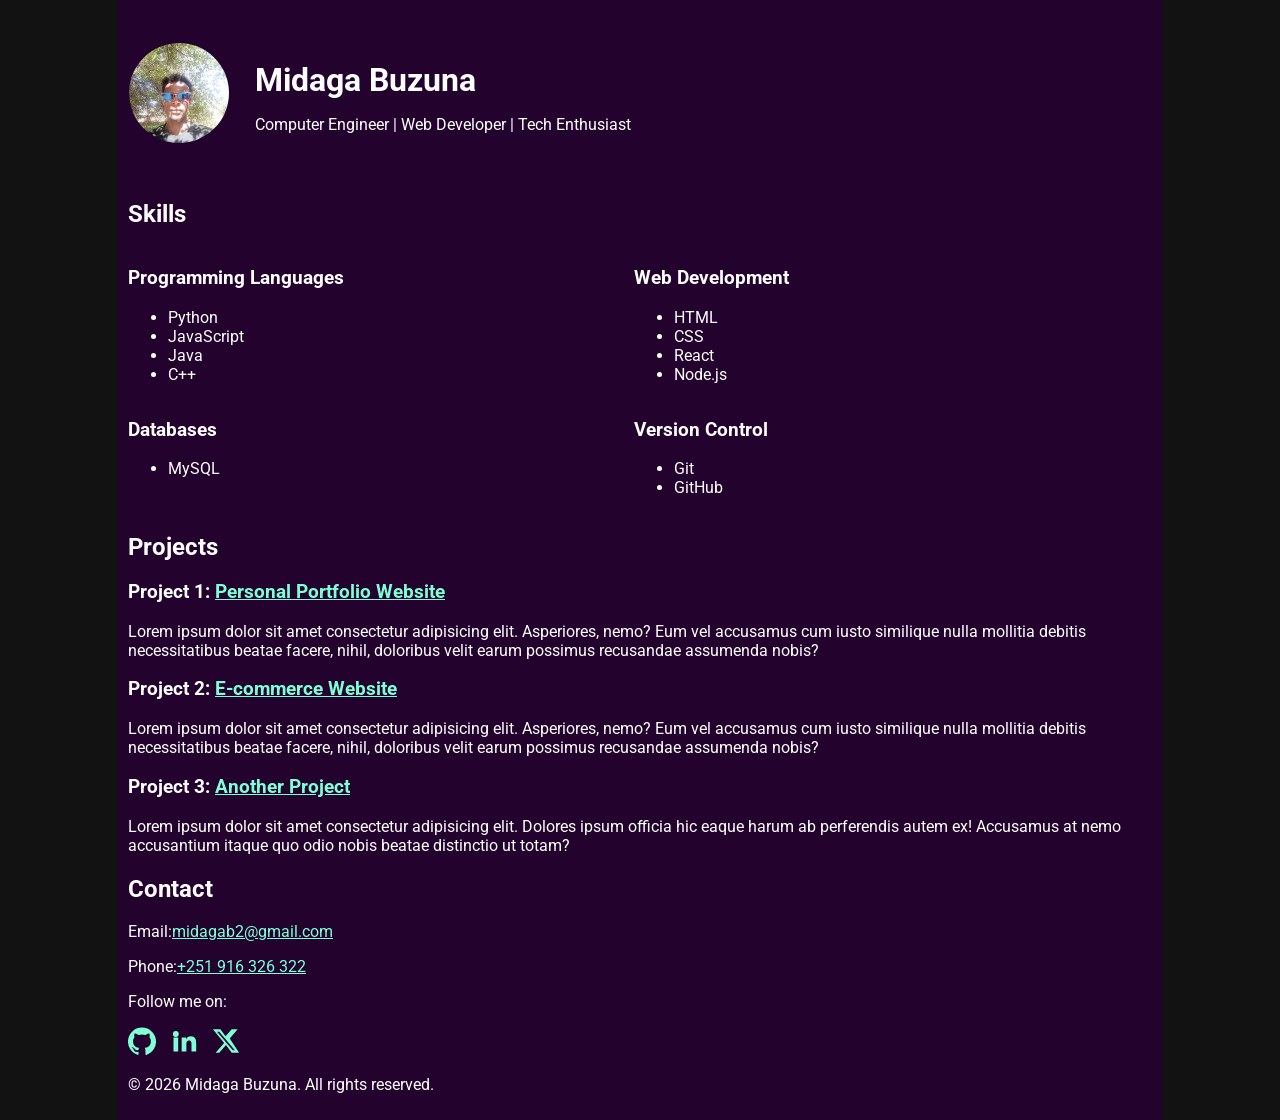
<file: portfolio/index.html>
<!DOCTYPE html>
<html lang="en">
<head>
    <meta charset="UTF-8">
    <meta name="viewport" content="width=device-width, initial-scale=1.0">
    <title>Midaga Buzuna | Portfolio</title>
    <link rel="preconnect" href="https://fonts.googleapis.com">
    <link rel="preconnect" href="https://fonts.gstatic.com" crossorigin>
    <link href="https://fonts.googleapis.com/css2?family=Roboto:ital,wght@0,100..900;1,100..900&display=swap" rel="stylesheet">
    <link rel="stylesheet" href="style.css">
</head>
<body>
    <div class="container">
        <div class="hero">
            <div class="profile-pic">
                <img src="profilepic/midaga.jpg" alt="Midaga Buzuna" class="my_pp">
            </div>
            <div class="intro" id="top">
                <h1>Midaga Buzuna</h1>
                <p>Computer Engineer | Web Developer | Tech Enthusiast</p>
            </div>
        </div>
    
        <div class="skills">
            <h2 style="width:100%">Skills</h2>
            <div class="skill">
                <h3>Programming Languages</h3>
                <ul>
                    <li>Python</li>
                    <li>JavaScript</li>
                    <li>Java</li>
                    <li>C++</li>
                </ul>
            </div>
           <div class="skill">
                <h3>Web Development</h3>
                <ul>
                    <li>HTML</li>
                    <li>CSS</li>
                    <li>React</li>
                    <li>Node.js</li>
                </ul>
           </div>
           <div class="skill">
                <h3>Databases</h3>
                <ul>
                    <li>MySQL</li>
                </ul>
            </div>
            <div class="skill">
                <h3>Version Control</h3>
                <ul>
                    <li>Git</li>
                    <li>GitHub</li>
                </ul>
            </div>
        </div>
        <div class="projects">
            <h2>Projects</h2>
            <div class="work">
                <h3>Project 1: <a href="#top" target="_blank">Personal Portfolio Website</a></h3>
                <p>Lorem ipsum dolor sit amet consectetur adipisicing elit. Asperiores, nemo? Eum vel accusamus cum iusto similique nulla mollitia debitis necessitatibus beatae facere, nihil, doloribus velit earum possimus recusandae assumenda nobis?</p>
            </div>
            <div class="work">
                <h3>Project 2: <a href="#" target="_blank">E-commerce Website</a></h3>
                <p>Lorem ipsum dolor sit amet consectetur adipisicing elit. Asperiores, nemo? Eum vel accusamus cum iusto similique nulla mollitia debitis necessitatibus beatae facere, nihil, doloribus velit earum possimus recusandae assumenda nobis?</p>
            </div>
            <div class="work">
                <h3>Project 3: <a href="#" target="_blank">Another Project</a></h3>
                <p>Lorem ipsum dolor sit amet consectetur adipisicing elit. Dolores ipsum officia hic eaque harum ab perferendis autem ex! Accusamus at nemo accusantium itaque quo odio nobis beatae distinctio ut totam?</p>
            </div>
        </div>
        <div>
                <h2>Contact</h2>
                <p>Email:<a href="mailto:midagab2@gmail.com">midagab2@gmail.com</a></p>
                <p>Phone:<a href="tel:+251916326322">+251 916 326 322</a></p>
        </div>
        <div class="socials">
            <p>Follow me on:</p>
            <ul>
                <li>
                    <a href="https://github.com/midagab" target="_blank" aria-label="GitHub">
                        <svg viewBox="0 0 24 24" aria-hidden="true">
                            <path d="M12 .5a12 12 0 0 0-3.79 23.39c.6.11.82-.25.82-.57v-2.01c-3.34.73-4.04-1.58-4.04-1.58a3.17 3.17 0 0 0-1.33-1.74c-1.08-.73.08-.72.08-.72a2.5 2.5 0 0 1 1.82 1.22 2.54 2.54 0 0 0 3.47.99 2.53 2.53 0 0 1 .75-1.59c-2.66-.3-5.47-1.32-5.47-5.89a4.6 4.6 0 0 1 1.24-3.21 4.28 4.28 0 0 1 .12-3.17s1.01-.32 3.3 1.22a11.57 11.57 0 0 1 6 0c2.29-1.54 3.3-1.22 3.3-1.22.44 1.02.48 2.17.12 3.17a4.6 4.6 0 0 1 1.24 3.21c0 4.58-2.82 5.58-5.5 5.88a2.83 2.83 0 0 1 .81 2.2v3.26c0 .31.22.68.83.56A12 12 0 0 0 12 .5Z"/>
                        </svg>
                    </a>
                </li>
                <li>
                    <a href="https://linkedin.com/in/midaga-buzuna" target="_blank" aria-label="LinkedIn">
                        <svg viewBox="0 0 24 24" aria-hidden="true">
                            <path d="M4.98 3.5A2.5 2.5 0 1 0 5 8.5a2.5 2.5 0 0 0-.02-5ZM3 9h4v12H3zm7 0h3.83v1.64h.05A4.2 4.2 0 0 1 17.66 8c4.03 0 4.77 2.65 4.77 6.1V21h-4v-6.15c0-1.47-.03-3.36-2.05-3.36-2.05 0-2.36 1.6-2.36 3.25V21h-4z"/>
                        </svg>
                    </a>
                </li>
                <li>
                    <a href="https://twitter.com/midagab" target="_blank" aria-label="Twitter">
                        <svg viewBox="0 0 24 24" aria-hidden="true">
                            <path d="M18.9 2H22l-6.8 7.8L23.2 22h-6.3l-4.9-6.6L6.2 22H3.1l7.3-8.3L.8 2h6.4l4.4 6 5.3-6Zm-1.1 18h1.8L6.2 4H4.3Z"/>
                        </svg>
                    </a>
                </li>
            </ul>
        </div>
        <footer>
            <p>&copy; 2026 Midaga Buzuna. All rights reserved.</p>
        </footer>
    </div>
</body>
</html>
</file>
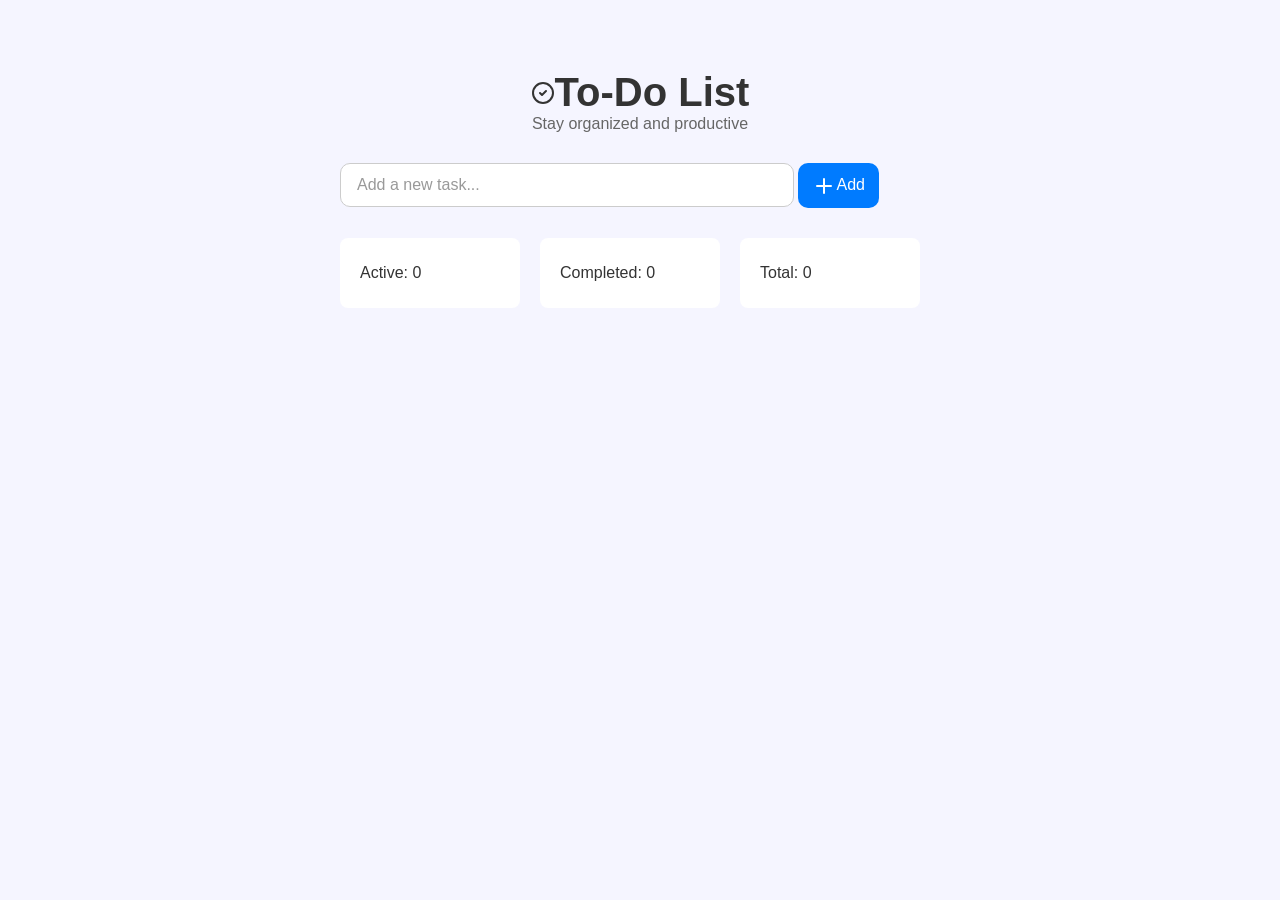
<file: to-do-list/index.html>
<!DOCTYPE html>
<html lang="en">
<head>
    <meta charset="UTF-8">
    <meta name="viewport" content="width=device-width, initial-scale=1.0">
    <title>My to do list</title>
    <link href="style.css" rel="stylesheet">

</head>
<body>
    <div class="container">
        <div class="top">
            <svg xmlns="http://www.w3.org/2000/svg" width="24" height="24" viewBox="0 0 24 24" fill="none" stroke="currentColor" stroke-width="2" stroke-linecap="round" stroke-linejoin="round" class="lucide lucide-circle-check w-10 h-10 text-blue-600"><circle cx="12" cy="12" r="10"></circle><path d="m9 12 2 2 4-4"></path></svg>
            <h1>To-Do List</h1>
        </div>
        <p class="motto">Stay organized and productive</p>
        <div class="form-container">
            <form id="form" class="form">
                <input type="text" placeholder="Add a new task..." id="input-box" class="input">
                <button type="submit" class="btn">
                    <svg xmlns="http://www.w3.org/2000/svg" width="24" height="24" viewBox="0 0 24 24" fill="none" stroke="currentColor" stroke-width="2" stroke-linecap="round" stroke-linejoin="round" class="lucide lucide-plus w-5 h-5"><path d="M5 12h14"></path><path d="M12 5v14"></path></svg>Add
                </button>
            </form>
        </div>
        <div class="list-status">
            <div class="active">
                <p>Active</p>
            </div>
            <div class="completed">
                <p>Completed</p>
            </div>
            <div class="total">
                <p>Total</p>
            </div>
        </div>
        <ul class="list-container" id="task-container">
            
              
        </ul>
    </div>
    <script src="script.js"></script>
</body>
</html>
</file>
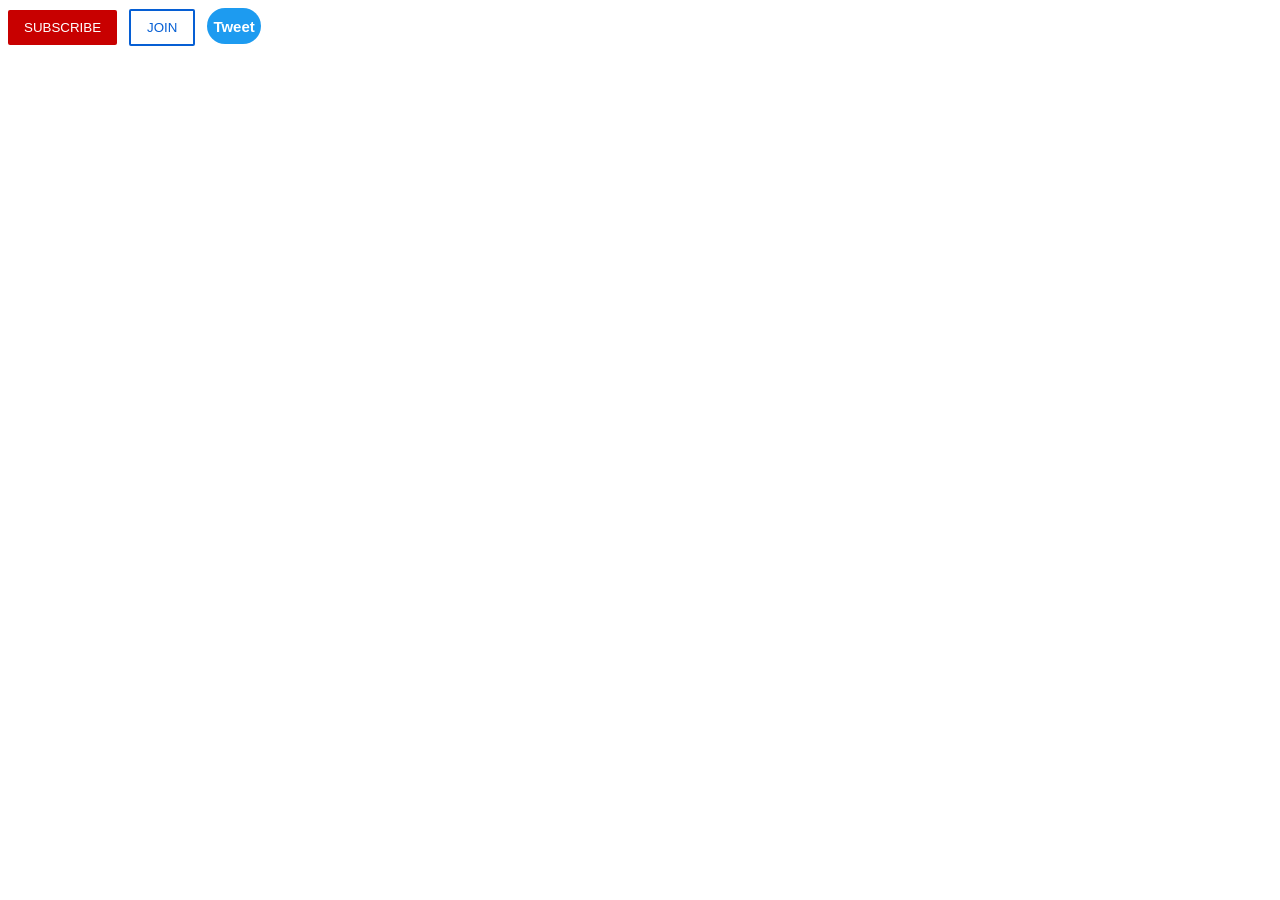
<file: buttons.html>
<!DOCTYPE html>
<html lang="en">
<head>
    <meta charset="UTF-8">
    <meta name="viewport" content="width=device-width, initial-scale=1.0">
    <title>Document</title>
    <style>
    .subscribe-button{
        background-color: rgba(200,0,0,1);
        color: white;
        border: none;
        padding-bottom: 10px;
        padding-top: 10px;
        padding-left: 16px;
        padding-right: 16px;
        border-radius: 2px;
        cursor:pointer;
        margin-right: 8px;
        transition: opacity 0.15s;

    }
    .subscribe-button:hover{
       opacity: 0.8;
    }
    .subscribe-button:active{
        opacity: 0.5;
    }
    .join-button{
        background-color: rgba(255,255,255,1);
        color: rgb(6, 95, 212);
        border-color: rgb(6, 95, 212);
        border-style: solid;
        padding-bottom: 9px;
        padding-top: 9px;
        padding-left: 16px;
        padding-right: 16px;
        border-radius: 2px;
        cursor:pointer;
        transition: background-color 0.15s, color 0.15s;
    }
    .join-button:hover{
        background-color: rgb(6, 95, 212);
        color: white;
    }
    .join-button:active{
        opacity: 0.7;
    }
    .tweet-button{
        background-color: rgb(29, 155, 240);
        color: white;
        border: none;
        height: 36px;
        width: 74 px;
        border-radius: 18px;
        font-weight: bold;
        font-size: 15px;
        margin-left: 8px;
        cursor:pointer;
        transition: opacity 0.15s, box-shadow 0.15s;
       
    }
    .tweet-button:hover{
         box-shadow:5px 5px 10px rgba(0,0,0,0.2);
    }
    .tweet-button:active{
        opacity: 0.7;
    }
</style>
</head>
<body>
    <button class="subscribe-button">
    SUBSCRIBE
</button>
<button class="join-button">
    JOIN
</button>
<button class="tweet-button">
    Tweet
</button>
    
</body>
</html>
</file>
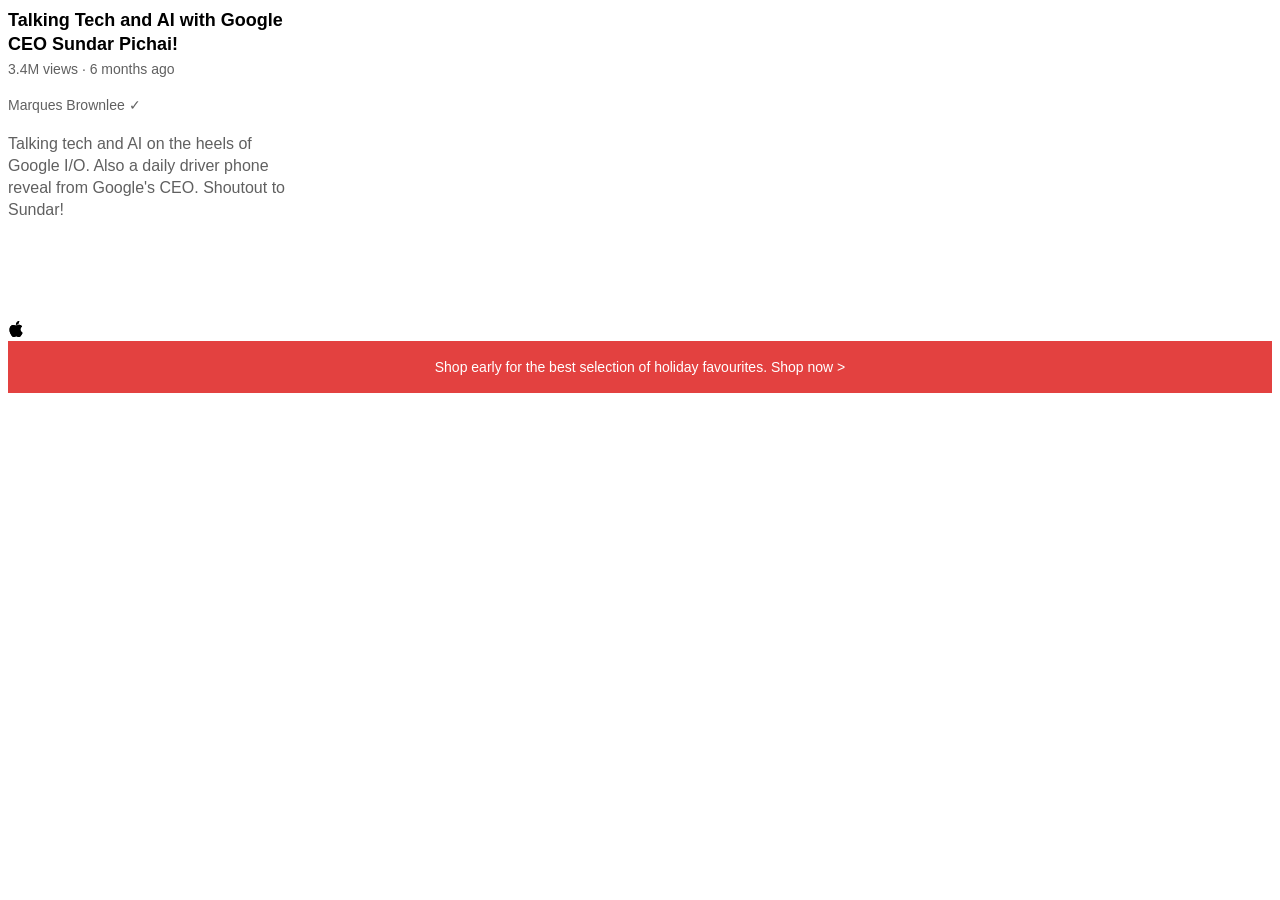
<file: text.html>
<!DOCTYPE html>
<html lang="en">
<head>
    <meta charset="UTF-8">
    <meta name="viewport" content="width=device-width, initial-scale=1.0">
    <title>Document</title>
    <style>
    p{
        margin: 0;
        font-family: Arial, Helvetica, sans-serif;
    }
    .video-title{
        width: 280px;
        font-weight: bold;
        font-size: 18px;
        line-height: 24px;
        margin-bottom: 5px;   
    }
    .video-stats{
        color: rgb(96, 96, 96);
        font-size: 14px;
        margin-bottom: 20px;
    }
    .video-author{
       font-size: 14px;
       margin-bottom: 20px;
       color: rgb(96, 96, 96);
    }
   .video-description{
        color: rgb(96, 96, 96);
        width:280px;
        line-height: 22px;
        margin-bottom: 100px;
    }
    .apple-banner{
        background-color:rgb(227, 65, 64);
        color:white;
        text-align:center;
        padding:18px;
        font-size:14px;
        margin-bottom: 50px;
    }
    .shop-link:hover{
        text-decoration:underline;
        cursor: pointer;
    }
</style>
</head>
<body>
    <p class="video-title animated-text">Talking Tech and AI with Google CEO Sundar Pichai!</p>
<p class="video-stats">
    3.4M views &#183; 6 months ago
</p>
<p class="video-author">
    Marques Brownlee &#10003;
</p>
<p class="video-description" >
    Talking tech and AI on the heels of Google I/O. Also a daily driver phone reveal from Google's CEO. Shoutout to Sundar!
</p>
<svg xmlns="http://www.w3.org/2000/svg" width="16" height="16" fill="currentColor" class="bi apple-icon" viewBox="0 0 16 16">
    <path d="M11.182.008C11.148-.03 9.923.023 8.857 1.18c-1.066 1.156-.902 2.482-.878 2.516.024.034 1.52.087 2.475-1.258.955-1.345.762-2.391.728-2.43zm3.314 11.733c-.048-.096-2.325-1.234-2.113-3.422.212-2.189 1.675-2.789 1.698-2.854.023-.065-.597-.79-1.254-1.157a3.692 3.692 0 0 0-1.563-.434c-.108-.003-.483-.095-1.254.116-.508.139-1.653.589-1.968.607-.316.018-1.256-.522-2.267-.665-.647-.125-1.333.131-1.824.328-.49.196-1.422.754-2.074 2.237-.652 1.482-.311 3.83-.067 4.56.244.729.625 1.924 1.273 2.796.576.984 1.34 1.667 1.659 1.899.319.232 1.219.386 1.843.067.502-.308 1.408-.485 1.766-.472.357.013 1.061.154 1.782.539.571.197 1.111.115 1.652-.105.541-.221 1.324-1.059 2.238-2.758.347-.79.505-1.217.473-1.282z"></path>
    <path d="M11.182.008C11.148-.03 9.923.023 8.857 1.18c-1.066 1.156-.902 2.482-.878 2.516.024.034 1.52.087 2.475-1.258.955-1.345.762-2.391.728-2.43zm3.314 11.733c-.048-.096-2.325-1.234-2.113-3.422.212-2.189 1.675-2.789 1.698-2.854.023-.065-.597-.79-1.254-1.157a3.692 3.692 0 0 0-1.563-.434c-.108-.003-.483-.095-1.254.116-.508.139-1.653.589-1.968.607-.316.018-1.256-.522-2.267-.665-.647-.125-1.333.131-1.824.328-.49.196-1.422.754-2.074 2.237-.652 1.482-.311 3.83-.067 4.56.244.729.625 1.924 1.273 2.796.576.984 1.34 1.667 1.659 1.899.319.232 1.219.386 1.843.067.502-.308 1.408-.485 1.766-.472.357.013 1.061.154 1.782.539.571.197 1.111.115 1.652-.105.541-.221 1.324-1.059 2.238-2.758.347-.79.505-1.217.473-1.282z"></path>
</svg>
<p class="apple-banner">
    Shop early for the best selection of holiday favourites. <span class="shop-link">Shop now &#x3e;</span>
</p>
    
</body>
</html>
</file>
<file: portfolio/style.css>
body {
    font-family: Roboto,Arial, sans-serif;
    margin: 0;
    padding: 0;
    background-color: rgb(19, 18, 18);
    color:#fff;
}
.container {
    width: 80%;
    margin: auto;
    overflow: hidden;
    background-color: rgb(35, 3, 46);
    padding:10px;
}

.hero {
    display: flex;
    align-items: center;
    padding: 30px 0;
}
.profile-pic {
    flex: 1;
    text-align: center;
    margin:0;
    display: inline-block;
    max-width:102px;
}
.my_pp {
    width: 100px;
    height: 100px;
    border-radius: 50%;
    object-fit: cover;
    margin-right: 0;
}
.intro {
    display: inline-block;
    flex: 2;
    padding-left: 25px;
}
.intro h1 {
    margin-bottom: 10px;
}
.skills {
    margin-top: 20px;
    
}
.skill{
    display:inline-block;
    width:49%;
    vertical-align: top;

}
a{
    color:aquamarine
}

.socials ul {
    list-style: none;
    padding: 0;
    display: flex;
    gap: 14px;
    align-items: center;
}
.socials a {
    display: inline-block;
    width: 28px;
    height: 28px;
    align-items: center;
    justify-content: space-between;
}
.socials svg{
    
    fill:currentColor;
}
</file>
<file: to-do-list/style.css>
body{
    background-color:#f5f5ff;
    font-family: Roboto,Arial, Helvetica, sans-serif;
    font-size:16px;
    color:#333;
}
.top{
    display: flex;
    flex-direction: row;
    justify-content: center;
    margin-bottom: 0px;
    align-items: center;
}
.top h1{
    font-size: 2.5rem;
    margin: 0;
    display: inline-block;
}
.container{
    align-items: center;
    max-width: 600px;
    margin: 50px auto;
    padding: 20px;
    background-color:none;
}
.motto{
    font-size: 1rem;
    color: #666;
    margin: 0px;
    margin-bottom: 30px;
    text-align: center;
}
.input{
    width: 70%;
    padding: 12px 16px;
    font-size: 1rem;
    border: 1px solid #ccc;
    border-radius: 10px;
}
.input::placeholder{
    color: #999;
    background-color: transparent;
}
.btn{
    height:45px;
    padding: 10px 14px;
    font-size: 1rem;
    background-color: #007BFF;
    color: white;
    border: none;
    border-radius: 10px;
    cursor: pointer;
}
.btn svg{
    vertical-align: middle;
}
.btn:hover{
    background-color: #0056b3;
}
.list-status{
    display: flex;
    justify-content: space-around;
    margin-top: 30px;
}
.active, .completed, .total{
    background-color: white;
    padding: 10px 20px;
    border-radius: 8px;
    width: 30%;
    margin-right: 20px;
}
ul{
    margin-top:30px;
    box-sizing: content-box;
    box-shadow: 5px 5px 10px rgba(0,0,0,0.1);
    border-radius: 20px;
}
ul li{
    background-color: white;
    padding: 15px 20px;
    margin: 10px 0;
    border-radius: 10px;
    box-shadow: 0 2px 5px rgba(0,0,0,0.1);
    list-style: none;
    display: flex;
    justify-content: space-between;
    align-items: center;
    transition: all 0.3s ease;
}
ul li.checked{
    text-decoration: line-through;
    color: #999;
    background-color: #f0f0f0;
}
ul li .task-checkbox{
    width: 20px;
    height: 20px;
    cursor: pointer;
    margin-right: 10px;
}
ul li .task-text{
    flex: 1;
    cursor: pointer;
}
ul li .task-action-btn{
    background: transparent;
    border: none;
    cursor: pointer;
    padding: 0;
    display: inline-flex;
    align-items: center;
    justify-content: center;
    margin-left: 10px;
}
ul li .task-action-btn svg{
    pointer-events: none;
}
ul li .edit-btn{
    color: #4d7dff;
}
ul li .edit-btn:hover{
    color: #1f4fd1;
}
ul li .delete-btn{
    color: #ff4d4d;
}
ul li .delete-btn:hover{
    color: #cc0000;
}
</file>
